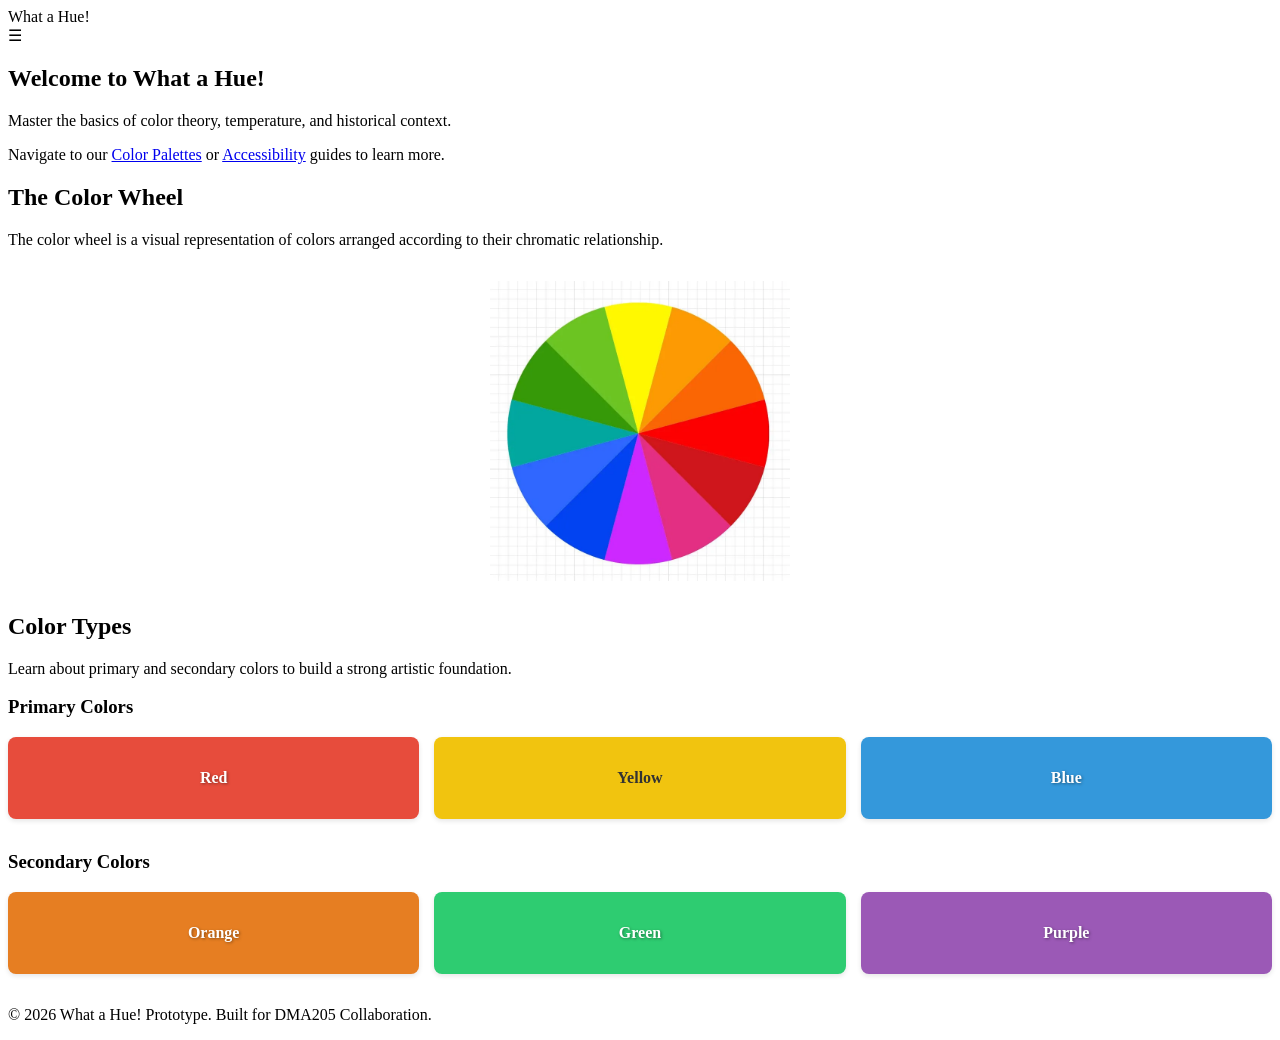
<file: index.html>
<!DOCTYPE html>
<html lang="en">
<head>
    <meta charset="UTF-8">
    <meta name="viewport" content="width=device-width, initial-scale=1.0">
    <meta name="description" content="What a Hue! A color theory basics app for beginner and intermediate artists.">
    <meta name="author" content="Nick Hewitt">
    <title>What a Hue! | Home</title>
    <link rel="stylesheet" href="css/styles.css">
</head>
<body>

    <header>
        <div class="logo">What a Hue!</div>
        <div class="hamburger-menu" role="button" tabindex="0" aria-label="Main Navigation">&#9776;</div> 
    </header>

    <main>
        <section id="hero">
            <h1>Welcome to What a Hue!</h1>
            <p>Master the basics of color theory, temperature, and historical context.</p>
            <p>Navigate to our <a href="html/color-palettes.html">Color Palettes</a> or <a href="html/accessibility.html">Accessibility</a> guides to learn more.</p>
        </section>

        <section id="color-wheel">
            <h2>The Color Wheel</h2>
            <p>The color wheel is a visual representation of colors arranged according to their chromatic relationship.</p>
            <img src="images/color-wheel.webp" alt="12-segment color wheel" class="wheel-image">
        </section>

        <section id="color-types">
            <h2>Color Types</h2>
            <p>Learn about primary and secondary colors to build a strong artistic foundation.</p>
            
            <h3>Primary Colors</h3>
            <div class="swatch-row">
                <div class="swatch red">Red</div>
                <div class="swatch yellow">Yellow</div>
                <div class="swatch blue">Blue</div>
            </div>

            <h3>Secondary Colors</h3>
            <div class="swatch-row">
                <div class="swatch orange">Orange</div>
                <div class="swatch green">Green</div>
                <div class="swatch purple">Purple</div>
            </div>
        </section>
    </main>

    <footer>
        <p>&copy; 2026 What a Hue! Prototype. Built for DMA205 Collaboration.</p>
    </footer>

</body>
</html>
</file>
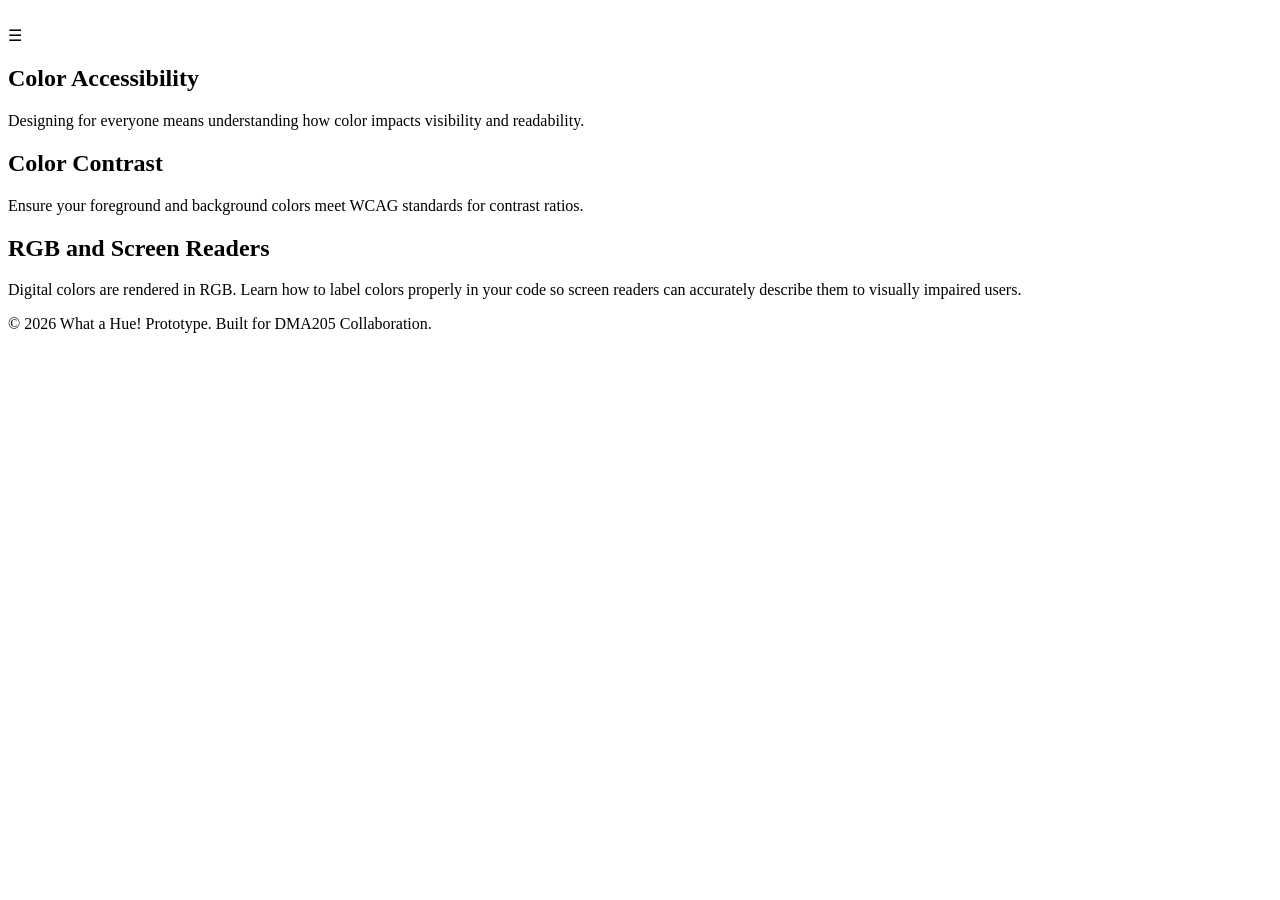
<file: html/accessibility.html>
<!DOCTYPE html>
<html lang="en">
<head>
    <meta charset="UTF-8">
    <meta name="viewport" content="width=device-width, initial-scale=1.0">
    <meta name="description" content="Accessibility standards and color contrast guidelines for What a Hue!">
    <meta name="author" content="Nick Hewitt">
    <title>What a Hue! | Accessibility</title>
    <link rel="stylesheet" href="../css/styles.css">
</head>
<body>

    <header>
        <div class="logo"><a href="../index.html" style="color: white; text-decoration: none;">What a Hue!</a></div>
        <div class="hamburger-menu" aria-label="Main Navigation">&#9776;</div> 
    </header>

    <main>
        <section id="accessibility-intro">
            <h1>Color Accessibility</h1>
            <p>Designing for everyone means understanding how color impacts visibility and readability.</p>
        </section>

        <section id="color-contrast">
            <h2>Color Contrast</h2>
            <p>Ensure your foreground and background colors meet WCAG standards for contrast ratios.</p>
        </section>

        <section id="rgb-cmky">
            <h2>RGB and Screen Readers</h2>
            <p>Digital colors are rendered in RGB. Learn how to label colors properly in your code so screen readers can accurately describe them to visually impaired users.</p>
        </section>
    </main>

    <footer>
        <p>&copy; 2026 What a Hue! Prototype. Built for DMA205 Collaboration.</p>
    </footer>

</body>
</html>
</file>
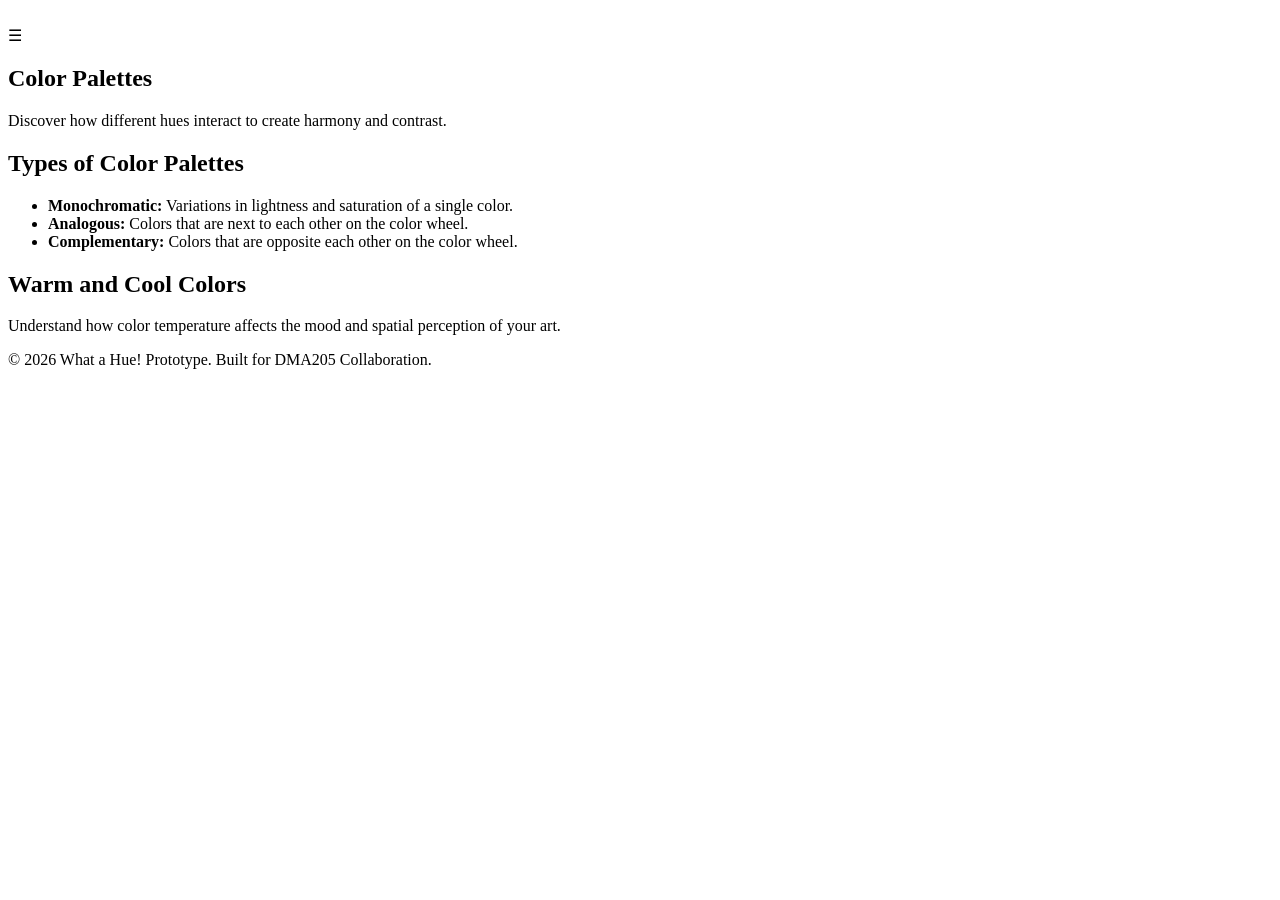
<file: html/color-palettes.html>
<!DOCTYPE html>
<html lang="en">
<head>
    <meta charset="UTF-8">
    <meta name="viewport" content="width=device-width, initial-scale=1.0">
    <meta name="description" content="Explore types of color palettes and temperature in What a Hue!">
    <meta name="author" content="Nick Hewitt">
    <title>What a Hue! | Color Palettes</title>
    <link rel="stylesheet" href="../css/styles.css">
</head>
<body>

    <header>
        <div class="logo"><a href="../index.html" style="color: white; text-decoration: none;">What a Hue!</a></div>
        <div class="hamburger-menu" aria-label="Main Navigation">&#9776;</div> 
    </header>

    <main>
        <section id="palettes-intro">
            <h1>Color Palettes</h1>
            <p>Discover how different hues interact to create harmony and contrast.</p>
        </section>

        <section id="palette-types">
            <h2>Types of Color Palettes</h2>
            <ul>
                <li><strong>Monochromatic:</strong> Variations in lightness and saturation of a single color.</li>
                <li><strong>Analogous:</strong> Colors that are next to each other on the color wheel.</li>
                <li><strong>Complementary:</strong> Colors that are opposite each other on the color wheel.</li>
            </ul>
        </section>

        <section id="color-temperature">
            <h2>Warm and Cool Colors</h2>
            <p>Understand how color temperature affects the mood and spatial perception of your art.</p>
        </section>
    </main>

    <footer>
        <p>&copy; 2026 What a Hue! Prototype. Built for DMA205 Collaboration.</p>
    </footer>

</body>
</html>
</file>
<file: css/styles.css>
/* --- PROTOTYPE VISUALS --- */

/* Color Wheel Image */
.wheel-image {
    max-width: 100%;
    width: 300px;
    height: auto;
    display: block;
    margin: 2rem auto;
}

/* Color Swatch Containers */
.swatch-row {
    display: flex;
    gap: 15px;
    margin-bottom: 2rem;
    flex-wrap: wrap;
}

.swatch {
    flex: 1;
    min-width: 80px;
    padding: 2rem 1rem;
    text-align: center;
    border-radius: 8px;
    font-weight: bold;
    color: white;
    text-shadow: 1px 1px 3px rgba(0,0,0,0.4);
    box-shadow: 0 2px 5px rgba(0,0,0,0.1);
}

/* Specific Colors */
.swatch.red { background-color: #E74C3C; }
.swatch.yellow { background-color: #F1C40F; color: #333; text-shadow: none; }
.swatch.blue { background-color: #3498DB; }
.swatch.orange { background-color: #E67E22; }
.swatch.green { background-color: #2ECC71; }
.swatch.purple { background-color: #9B59B6; }
</file>
